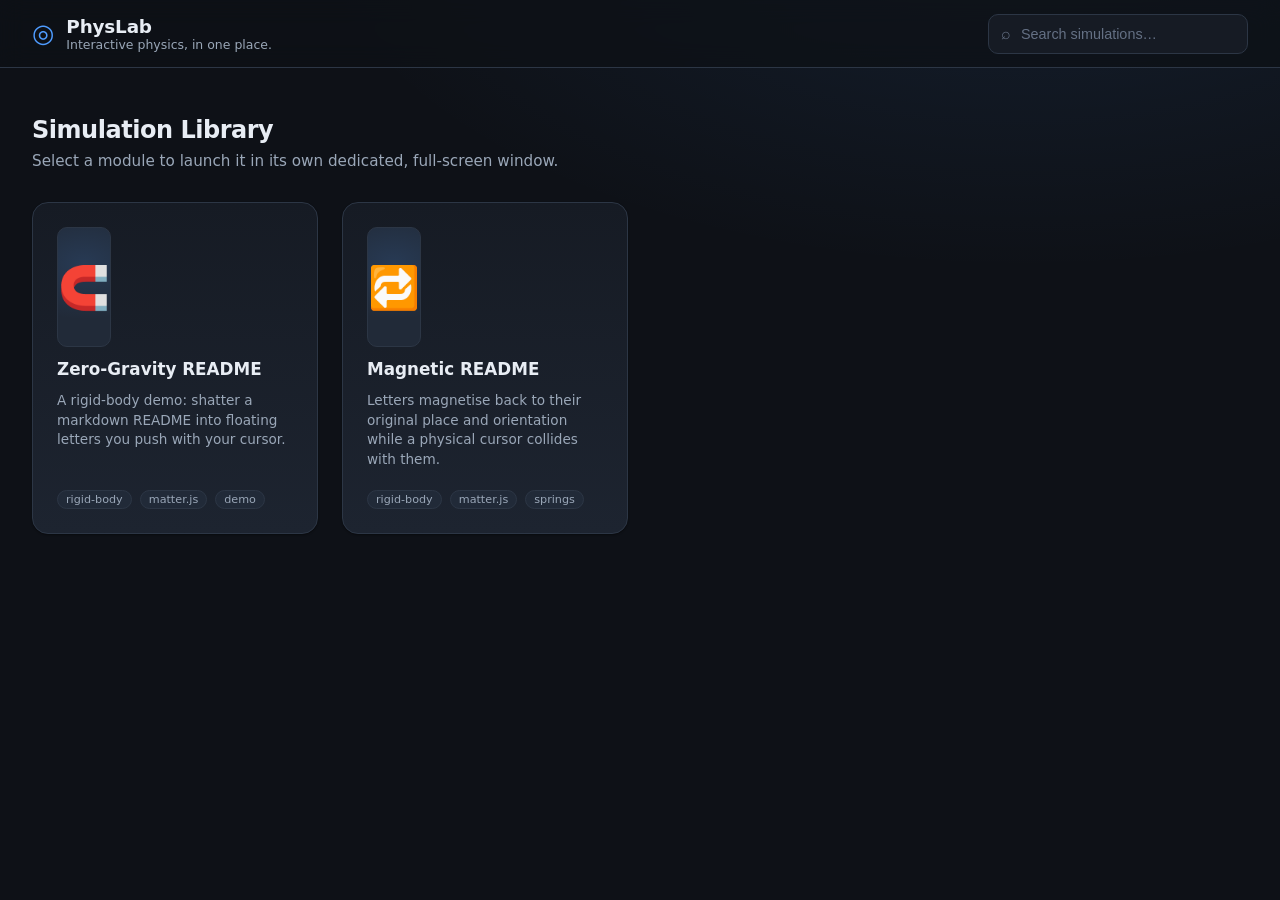
<file: index.html>
<!DOCTYPE html>
<html lang="en">
<head>
  <meta charset="UTF-8" />
  <meta name="viewport" content="width=device-width, initial-scale=1.0" />
  <meta name="description" content="A unified, high-performance web platform for interactive physics simulations." />
  <title>PhysLab — Physics Simulation Platform</title>
  <link rel="stylesheet" href="css/style.css" />
</head>
<body>
  <!-- ============================================================= -->
  <!-- APP SHELL                                                     -->
  <!-- ============================================================= -->
  <header class="app-header">
    <div class="app-header__brand">
      <span class="app-header__logo" aria-hidden="true">◎</span>
      <div>
        <h1 class="app-header__title">PhysLab</h1>
        <p class="app-header__subtitle">Interactive physics, in one place.</p>
      </div>
    </div>

    <div class="app-header__tools">
      <label class="search">
        <span class="search__icon" aria-hidden="true">⌕</span>
        <input
          id="library-search"
          class="search__input"
          type="search"
          placeholder="Search simulations…"
          autocomplete="off"
          aria-label="Search simulations"
        />
      </label>
    </div>
  </header>

  <!-- ============================================================= -->
  <!-- LIBRARY DASHBOARD                                             -->
  <!-- ============================================================= -->
  <main class="dashboard" aria-labelledby="library-heading">
    <div class="dashboard__intro">
      <h2 id="library-heading" class="dashboard__heading">Simulation Library</h2>
      <p class="dashboard__lede">
        Select a module to launch it in its own dedicated, full-screen window.
      </p>
    </div>

    <!-- The applet loader populates this grid from the registry. -->
    <section
      id="applet-grid"
      class="library-grid"
      role="list"
      aria-label="Available simulations"
    >
      <!-- Cards injected by js/app.js -->
      <p class="library-grid__loading" id="grid-loading">Loading library…</p>
    </section>

    <!-- Surfaced if the browser blocks the simulation pop-up window. -->
    <p id="popup-warning" class="dashboard__notice" hidden>
      ⚠ Your browser blocked the simulation window. Please allow pop-ups for
      this site, then click the simulation again.
    </p>
  </main>

  <!-- app.js launches each applet in its own isolated browser window. -->
  <script type="module" src="js/app.js"></script>
</body>
</html>
</file>
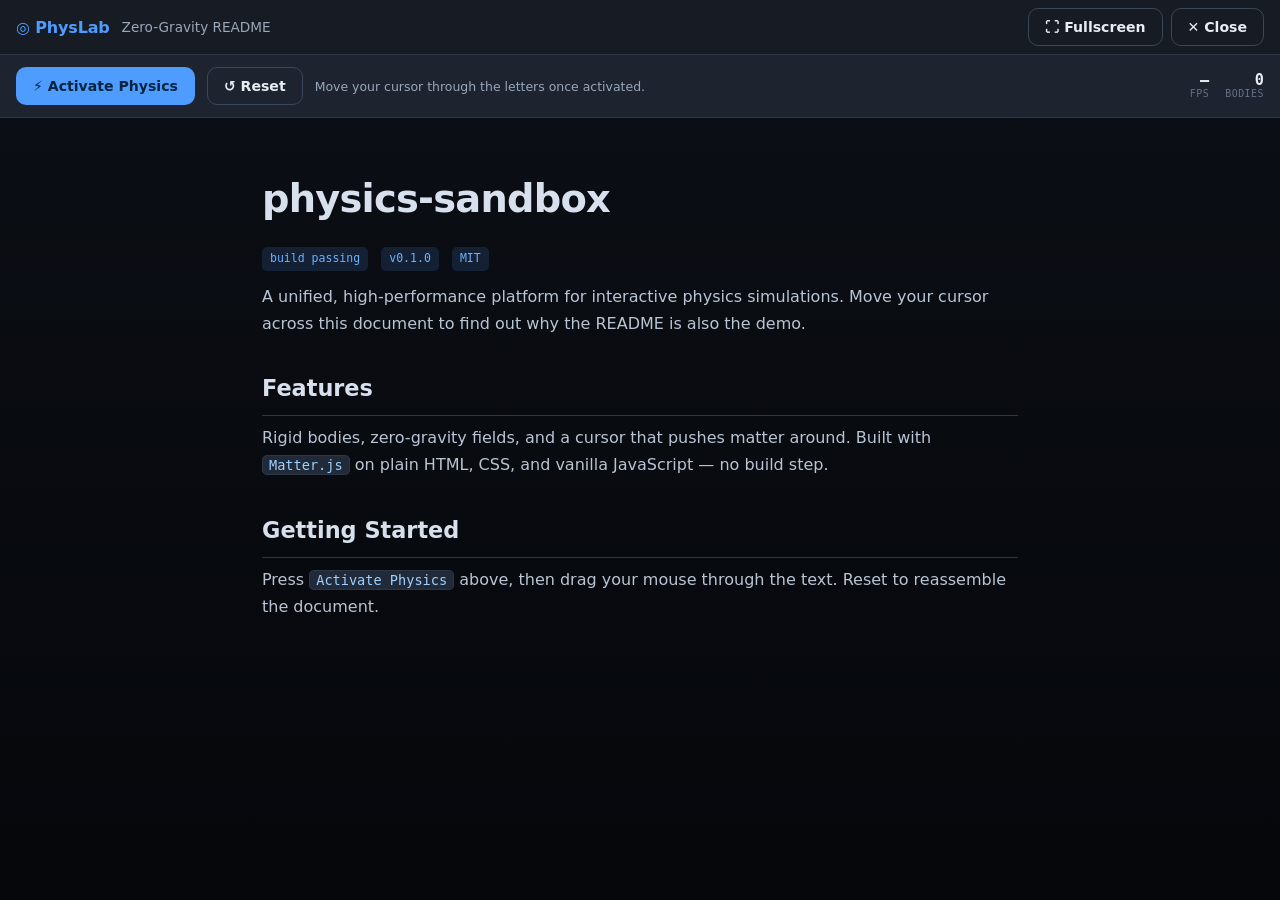
<file: applets/demo/index.html>
<!DOCTYPE html>
<html lang="en">
<head>
  <meta charset="UTF-8" />
  <meta name="viewport" content="width=device-width, initial-scale=1.0" />
  <title>Zero-Gravity README — PhysLab</title>
  <!-- Shared theme tokens + the applet's scoped styles. -->
  <link rel="stylesheet" href="../../css/style.css" />
  <link rel="stylesheet" href="demo.css" />
</head>
<body class="applet-page">
  <!-- The applet builds its UI into <body> and runs the simulation. -->
  <script type="module" src="./applet.js"></script>
</body>
</html>
</file>
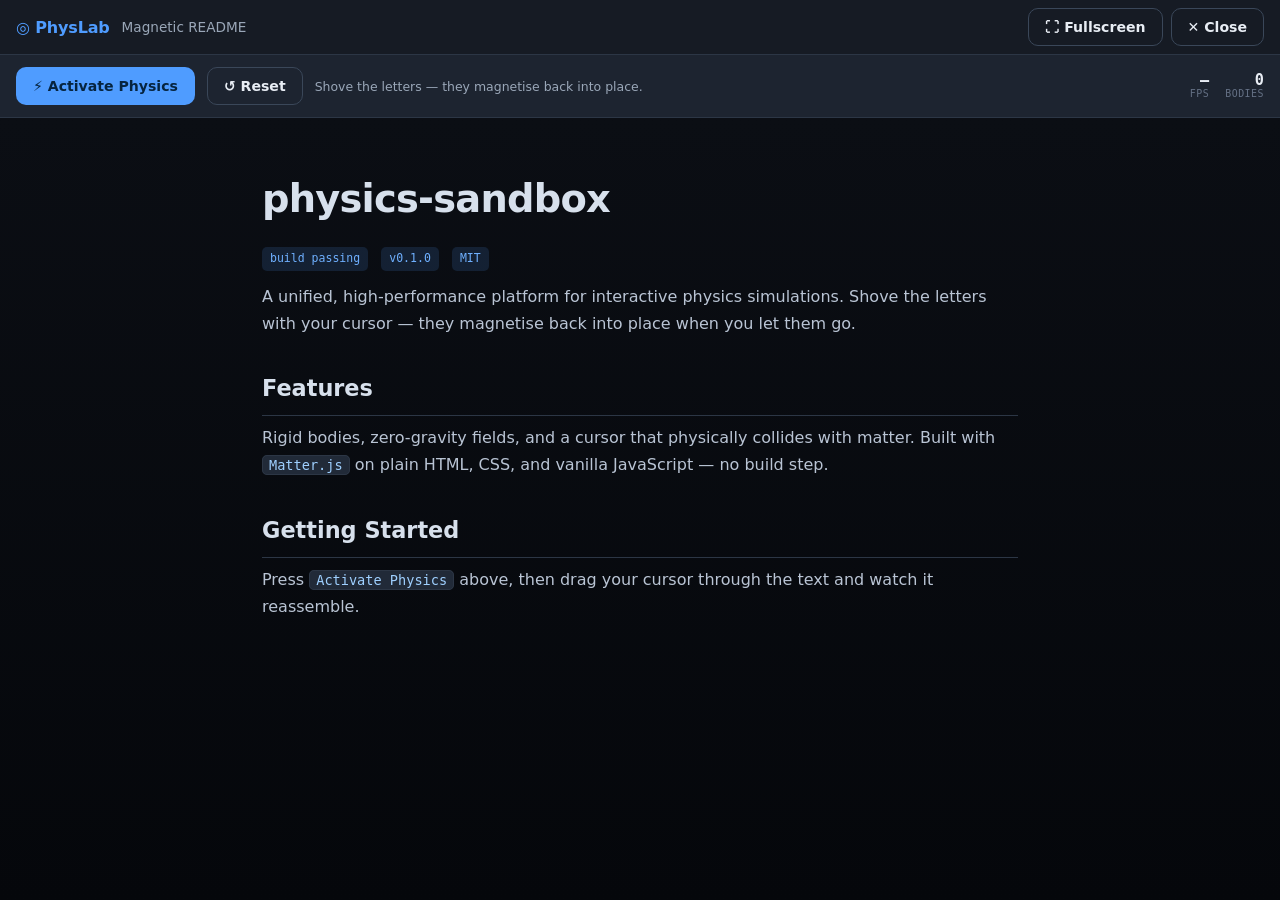
<file: applets/magnetic/index.html>
<!DOCTYPE html>
<html lang="en">
<head>
  <meta charset="UTF-8" />
  <meta name="viewport" content="width=device-width, initial-scale=1.0" />
  <title>Magnetic README — PhysLab</title>
  <!-- Shared theme tokens + the applet's scoped styles. -->
  <link rel="stylesheet" href="../../css/style.css" />
  <link rel="stylesheet" href="magnetic.css" />
</head>
<body class="applet-page">
  <!-- The applet builds its UI into <body> and runs the simulation. -->
  <script type="module" src="./applet.js"></script>
</body>
</html>
</file>
<file: css/style.css>
/* =================================================================
   PhysLab — Global stylesheet
   Layout for the app shell, library dashboard, and applet modal.

   The :root tokens below are the single source of truth for theming
   and are the intended integration point for future control panels,
   telemetry readouts, and overlay layers.
   ================================================================= */

:root {
  /* --- Palette ----------------------------------------------------- */
  --color-bg:            #0e1117;
  --color-bg-elev:       #161b24;
  --color-bg-elev-2:     #1d2430;
  --color-surface:       #212a38;
  --color-border:        #2c3645;
  --color-border-strong: #3a4759;

  --color-text:          #e8edf4;
  --color-text-muted:    #9aa7b8;
  --color-text-faint:    #647084;

  --color-accent:        #4f9cff;
  --color-accent-hover:  #6fb0ff;
  --color-accent-soft:   rgba(79, 156, 255, 0.14);

  /* Semantic colours reserved for telemetry / validation feedback. */
  --color-ok:            #38d39f;
  --color-warn:          #f5b94b;
  --color-danger:        #ff6b6b;

  /* Reserved channels for future vector overlays (velocity / accel). */
  --color-vector-velocity:     #38d39f;
  --color-vector-acceleration: #f5b94b;

  /* --- Typography -------------------------------------------------- */
  --font-sans: "Inter", system-ui, -apple-system, "Segoe UI", Roboto, sans-serif;
  --font-mono: "SF Mono", "JetBrains Mono", "Consolas", ui-monospace, monospace;

  /* --- Spacing / shape -------------------------------------------- */
  --space-1: 0.25rem;
  --space-2: 0.5rem;
  --space-3: 0.75rem;
  --space-4: 1rem;
  --space-5: 1.5rem;
  --space-6: 2rem;
  --space-8: 3rem;

  --radius-sm: 6px;
  --radius:    10px;
  --radius-lg: 16px;

  --shadow-1: 0 1px 2px rgba(0, 0, 0, 0.4);
  --shadow-2: 0 8px 24px rgba(0, 0, 0, 0.45);
  --shadow-3: 0 24px 64px rgba(0, 0, 0, 0.55);

  /* --- Motion ----------------------------------------------------- */
  --ease: cubic-bezier(0.22, 0.61, 0.36, 1);
  --dur:  180ms;

  /* --- Layout constants ------------------------------------------- */
  --header-h:    68px;
  --modal-max-w: 1180px;

  /* HOOK: future control panels read from this rail width so the
     simulation render area resizes predictably alongside them. */
  --controls-rail-w: 300px;
}

/* =================================================================
   Reset / base
   ================================================================= */
*,
*::before,
*::after { box-sizing: border-box; }

html, body { height: 100%; }

body {
  margin: 0;
  font-family: var(--font-sans);
  color: var(--color-text);
  background:
    radial-gradient(1200px 600px at 80% -10%, rgba(79, 156, 255, 0.10), transparent 60%),
    var(--color-bg);
  -webkit-font-smoothing: antialiased;
  text-rendering: optimizeLegibility;
}

h1, h2, h3, p { margin: 0; }

button { font-family: inherit; }

/* =================================================================
   App header
   ================================================================= */
.app-header {
  position: sticky;
  top: 0;
  z-index: 10;
  height: var(--header-h);
  display: flex;
  align-items: center;
  justify-content: space-between;
  gap: var(--space-4);
  padding: 0 var(--space-6);
  background: rgba(14, 17, 23, 0.78);
  backdrop-filter: blur(12px);
  border-bottom: 1px solid var(--color-border);
}

.app-header__brand {
  display: flex;
  align-items: center;
  gap: var(--space-3);
}

.app-header__logo {
  font-size: 1.6rem;
  color: var(--color-accent);
  line-height: 1;
}

.app-header__title {
  font-size: 1.15rem;
  font-weight: 700;
  letter-spacing: -0.01em;
}

.app-header__subtitle {
  font-size: 0.78rem;
  color: var(--color-text-muted);
}

/* --- Search ------------------------------------------------------- */
.search {
  display: flex;
  align-items: center;
  gap: var(--space-2);
  padding: 0 var(--space-3);
  height: 40px;
  min-width: 260px;
  background: var(--color-bg-elev);
  border: 1px solid var(--color-border);
  border-radius: var(--radius);
  transition: border-color var(--dur) var(--ease);
}
.search:focus-within { border-color: var(--color-accent); }
.search__icon { color: var(--color-text-faint); }
.search__input {
  flex: 1;
  background: none;
  border: none;
  outline: none;
  color: var(--color-text);
  font-size: 0.9rem;
}
.search__input::placeholder { color: var(--color-text-faint); }

/* =================================================================
   Dashboard + library grid
   ================================================================= */
.dashboard {
  max-width: 1280px;
  margin: 0 auto;
  padding: var(--space-8) var(--space-6) var(--space-8);
}

.dashboard__intro { margin-bottom: var(--space-6); }

.dashboard__heading {
  font-size: 1.5rem;
  font-weight: 700;
  letter-spacing: -0.02em;
}

.dashboard__lede {
  margin-top: var(--space-2);
  color: var(--color-text-muted);
  font-size: 0.95rem;
}

.library-grid {
  display: grid;
  grid-template-columns: repeat(auto-fill, minmax(260px, 1fr));
  gap: var(--space-5);
}

.library-grid__loading,
.library-grid__empty {
  grid-column: 1 / -1;
  color: var(--color-text-faint);
  font-size: 0.9rem;
  padding: var(--space-6) 0;
  text-align: center;
}

/* --- Applet card -------------------------------------------------- */
.applet-card {
  display: flex;
  flex-direction: column;
  text-align: left;
  gap: var(--space-3);
  padding: var(--space-5);
  background: linear-gradient(180deg, var(--color-bg-elev), var(--color-bg-elev-2));
  border: 1px solid var(--color-border);
  border-radius: var(--radius-lg);
  cursor: pointer;
  color: inherit;
  box-shadow: var(--shadow-1);
  transition:
    transform var(--dur) var(--ease),
    border-color var(--dur) var(--ease),
    box-shadow var(--dur) var(--ease);
}
.applet-card:hover {
  transform: translateY(-3px);
  border-color: var(--color-border-strong);
  box-shadow: var(--shadow-2);
}
.applet-card:focus-visible {
  outline: 2px solid var(--color-accent);
  outline-offset: 2px;
}

.applet-card__thumb {
  display: grid;
  place-items: center;
  height: 120px;
  font-size: 2.6rem;
  border-radius: var(--radius);
  background:
    radial-gradient(120px 80px at 50% 30%, var(--color-accent-soft), transparent 70%),
    var(--color-surface);
  border: 1px solid var(--color-border);
}

.applet-card__title {
  font-size: 1.05rem;
  font-weight: 650;
}

.applet-card__desc {
  font-size: 0.85rem;
  color: var(--color-text-muted);
  line-height: 1.45;
}

.applet-card__tags {
  display: flex;
  flex-wrap: wrap;
  gap: var(--space-2);
  margin-top: auto;
  padding-top: var(--space-2);
}
.tag {
  font-size: 0.7rem;
  padding: 2px var(--space-2);
  border-radius: 999px;
  color: var(--color-text-muted);
  background: var(--color-surface);
  border: 1px solid var(--color-border);
}

/* =================================================================
   Buttons
   ================================================================= */
.btn {
  display: inline-flex;
  align-items: center;
  justify-content: center;
  gap: var(--space-2);
  height: 38px;
  padding: 0 var(--space-4);
  font-size: 0.88rem;
  font-weight: 600;
  color: var(--color-text);
  background: var(--color-surface);
  border: 1px solid var(--color-border-strong);
  border-radius: var(--radius);
  cursor: pointer;
  white-space: nowrap;
  transition:
    background var(--dur) var(--ease),
    border-color var(--dur) var(--ease),
    opacity var(--dur) var(--ease);
}
.btn:hover { background: var(--color-bg-elev-2); }
.btn:disabled { opacity: 0.45; cursor: not-allowed; }

.btn--primary {
  color: #06243f;
  background: var(--color-accent);
  border-color: transparent;
}
.btn--primary:hover { background: var(--color-accent-hover); }

.btn--ghost { background: transparent; }

.btn--icon {
  width: 38px;
  padding: 0;
  font-size: 1rem;
}

/* =================================================================
   Modal / pop-up applet surface
   ================================================================= */
.modal {
  position: fixed;
  inset: 0;
  z-index: 50;
  display: grid;
  place-items: center;
  padding: var(--space-5);
}
.modal[hidden] { display: none; }

.modal__backdrop {
  position: absolute;
  inset: 0;
  background: rgba(5, 7, 11, 0.72);
  backdrop-filter: blur(4px);
  animation: fade-in var(--dur) var(--ease);
}

.modal__window {
  position: relative;
  display: flex;
  flex-direction: column;
  width: 100%;
  max-width: var(--modal-max-w);
  max-height: calc(100vh - var(--space-6) * 2);
  background: var(--color-bg-elev);
  border: 1px solid var(--color-border-strong);
  border-radius: var(--radius-lg);
  box-shadow: var(--shadow-3);
  overflow: hidden;
  animation: pop-in var(--dur) var(--ease);
}

.modal__bar {
  display: flex;
  align-items: center;
  justify-content: space-between;
  gap: var(--space-4);
  padding: var(--space-4) var(--space-5);
  border-bottom: 1px solid var(--color-border);
  background: var(--color-bg-elev-2);
}
.modal__title { font-size: 1.05rem; font-weight: 650; }
.modal__desc  { font-size: 0.8rem; color: var(--color-text-muted); margin-top: 2px; }
.modal__actions { display: flex; align-items: center; gap: var(--space-2); }

/* The mount target. Applets own everything inside here. */
.modal__stage {
  flex: 1;
  min-height: 0;
  overflow: auto;
  background: var(--color-bg);
}

/* =================================================================
   Applet workspace primitives
   These classes are not used by the shell directly but are provided
   as a shared vocabulary so every applet lays out consistently and
   future features (telemetry, controls, overlays) slot in cleanly.
   ================================================================= */

/* A standard two-column applet layout: stage + controls rail. */
.applet-layout {
  display: grid;
  grid-template-columns: 1fr var(--controls-rail-w);
  gap: var(--space-4);
  height: 100%;
  padding: var(--space-4);
}
@media (max-width: 860px) {
  .applet-layout { grid-template-columns: 1fr; }
}

/* HOOK: GPU/canvas render host. Positioned so overlay + telemetry
   layers can be absolutely stacked on top of the simulation. */
.render-host {
  position: relative;
  border-radius: var(--radius);
  overflow: hidden;
  background: #05070b;
  border: 1px solid var(--color-border);
  isolation: isolate;          /* establishes a clean stacking context */
  will-change: transform;      /* hint hardware acceleration */
}
.render-host__canvas,          /* base WebGL/WebGPU/2D sim canvas */
.render-host__overlay {        /* vector overlay canvas (velocity/accel) */
  position: absolute;
  inset: 0;
  width: 100%;
  height: 100%;
  display: block;
}
.render-host__overlay { pointer-events: none; z-index: 2; }

/* HOOK: controls rail — parameter inputs + validation messaging. */
.controls-rail {
  display: flex;
  flex-direction: column;
  gap: var(--space-4);
  padding: var(--space-4);
  background: var(--color-bg-elev);
  border: 1px solid var(--color-border);
  border-radius: var(--radius);
  overflow: auto;
}
.control-group { display: flex; flex-direction: column; gap: var(--space-2); }
.control-group__label {
  font-size: 0.78rem;
  color: var(--color-text-muted);
  text-transform: uppercase;
  letter-spacing: 0.04em;
}
/* Validation feedback slot (see input-validation hook in app.js). */
.control-group__error {
  font-size: 0.75rem;
  color: var(--color-danger);
  min-height: 1em;
}

/* HOOK: telemetry surfaces — charts, graphs, digital meters. */
.telemetry {
  display: grid;
  gap: var(--space-3);
}
.meter {
  display: flex;
  align-items: baseline;
  justify-content: space-between;
  padding: var(--space-2) var(--space-3);
  background: var(--color-surface);
  border: 1px solid var(--color-border);
  border-radius: var(--radius-sm);
  font-family: var(--font-mono);
}
.meter__label { font-size: 0.72rem; color: var(--color-text-muted); }
.meter__value { font-size: 0.95rem; color: var(--color-text); }

/* =================================================================
   Controls / Preferences framework (createControls in applet-sdk.js)
   A slide-in panel of sliders + presets, shared by every applet.
   ================================================================= */
.ctl-tab {
  position: fixed;
  right: 0;
  top: 38%;
  z-index: 60;
  display: flex;
  align-items: center;
  gap: var(--space-2);
  padding: var(--space-3) var(--space-2);
  writing-mode: vertical-rl;
  font-size: 0.8rem;
  font-weight: 600;
  letter-spacing: 0.02em;
  color: var(--color-text);
  background: var(--color-surface);
  border: 1px solid var(--color-border-strong);
  border-right: none;
  border-radius: var(--radius) 0 0 var(--radius);
  cursor: pointer;
  box-shadow: var(--shadow-2);
  transition: background var(--dur) var(--ease), transform var(--dur) var(--ease);
}
.ctl-tab:hover { background: var(--color-bg-elev-2); transform: translateX(-2px); }
.ctl-tab[data-hidden="true"] { display: none; }
.ctl-tab span { font-size: 1rem; }

.ctl-panel {
  position: fixed;
  top: 0;
  right: 0;
  z-index: 61;
  display: flex;
  flex-direction: column;
  width: 320px;
  max-width: 88vw;
  height: 100vh;
  background: var(--color-bg-elev);
  border-left: 1px solid var(--color-border-strong);
  box-shadow: var(--shadow-3);
  transform: translateX(100%);
  transition: transform var(--dur) var(--ease);
}
.ctl-panel[data-open="true"] { transform: translateX(0); }

.ctl-panel__head {
  display: flex;
  align-items: center;
  justify-content: space-between;
  padding: var(--space-4) var(--space-5);
  border-bottom: 1px solid var(--color-border);
  background: var(--color-bg-elev-2);
}
.ctl-panel__title { font-size: 1rem; font-weight: 650; }
.ctl-panel__close {
  width: 32px;
  height: 32px;
  font-size: 0.9rem;
  color: var(--color-text);
  background: var(--color-surface);
  border: 1px solid var(--color-border);
  border-radius: var(--radius-sm);
  cursor: pointer;
}
.ctl-panel__close:hover { background: var(--color-bg-elev); }

.ctl-panel__body {
  flex: 1;
  overflow: auto;
  padding: var(--space-5);
  display: flex;
  flex-direction: column;
  gap: var(--space-6);
}

.ctl-section { display: flex; flex-direction: column; gap: var(--space-3); }
.ctl-section__label {
  font-size: 0.72rem;
  text-transform: uppercase;
  letter-spacing: 0.06em;
  color: var(--color-text-faint);
}

.ctl-presets { display: flex; flex-wrap: wrap; gap: var(--space-2); }
.ctl-preset {
  flex: 1 1 auto;
  padding: var(--space-2) var(--space-3);
  font-size: 0.82rem;
  font-weight: 600;
  color: var(--color-text);
  background: var(--color-surface);
  border: 1px solid var(--color-border);
  border-radius: var(--radius-sm);
  cursor: pointer;
  transition: background var(--dur) var(--ease), border-color var(--dur) var(--ease);
}
.ctl-preset:hover { background: var(--color-accent-soft); border-color: var(--color-accent); }

.ctl-row { display: flex; flex-direction: column; gap: var(--space-2); }
.ctl-row__head {
  display: flex;
  align-items: baseline;
  justify-content: space-between;
  font-size: 0.85rem;
}
.ctl-row__head label { color: var(--color-text); }
.ctl-row__val {
  font-family: var(--font-mono);
  font-size: 0.8rem;
  color: var(--color-accent-hover);
}

.ctl-slider {
  -webkit-appearance: none;
  appearance: none;
  width: 100%;
  height: 6px;
  border-radius: 999px;
  background: var(--color-surface);
  border: 1px solid var(--color-border);
  outline: none;
  cursor: pointer;
}
.ctl-slider::-webkit-slider-thumb {
  -webkit-appearance: none;
  appearance: none;
  width: 18px;
  height: 18px;
  border-radius: 50%;
  background: var(--color-accent);
  border: 2px solid var(--color-bg-elev);
  cursor: pointer;
  transition: background var(--dur) var(--ease);
}
.ctl-slider::-webkit-slider-thumb:hover { background: var(--color-accent-hover); }
.ctl-slider::-moz-range-thumb {
  width: 18px;
  height: 18px;
  border-radius: 50%;
  background: var(--color-accent);
  border: 2px solid var(--color-bg-elev);
  cursor: pointer;
}

.ctl-reset {
  padding: var(--space-2) var(--space-3);
  font-size: 0.82rem;
  font-weight: 600;
  color: var(--color-text-muted);
  background: transparent;
  border: 1px solid var(--color-border);
  border-radius: var(--radius-sm);
  cursor: pointer;
}
.ctl-reset:hover { color: var(--color-text); border-color: var(--color-border-strong); }

/* =================================================================
   Animations
   ================================================================= */
@keyframes fade-in { from { opacity: 0; } to { opacity: 1; } }
@keyframes pop-in {
  from { opacity: 0; transform: translateY(8px) scale(0.98); }
  to   { opacity: 1; transform: translateY(0)   scale(1); }
}

@media (prefers-reduced-motion: reduce) {
  *, *::before, *::after {
    animation-duration: 0.001ms !important;
    transition-duration: 0.001ms !important;
  }
}
</file>
<file: applets/demo/demo.css>
/* =================================================================
   Demo applet — "The Zero-Gravity Matter.js README"
   Standalone applet page. Fills its dedicated window edge to edge.
   ================================================================= */

.applet-page { height: 100%; overflow: hidden; }

.zg {
  display: flex;
  flex-direction: column;
  height: 100vh;
}

/* --- Window title bar -------------------------------------------- */
.zg__topbar {
  display: flex;
  align-items: center;
  gap: var(--space-3);
  padding: var(--space-2) var(--space-4);
  border-bottom: 1px solid var(--color-border);
  background: var(--color-bg-elev);
}
.zg__brand {
  font-weight: 700;
  color: var(--color-accent);
  letter-spacing: -0.01em;
}
.zg__name {
  font-size: 0.85rem;
  color: var(--color-text-muted);
}
.zg__window-actions {
  margin-left: auto;
  display: flex;
  gap: var(--space-2);
}

/* --- Toolbar ----------------------------------------------------- */
.zg__toolbar {
  display: flex;
  align-items: center;
  gap: var(--space-3);
  padding: var(--space-3) var(--space-4);
  border-bottom: 1px solid var(--color-border);
  background: var(--color-bg-elev-2);
}
.zg__hint {
  font-size: 0.78rem;
  color: var(--color-text-muted);
}

/* --- Telemetry meters (hook demonstration) ---------------------- */
.zg__telemetry {
  display: flex;
  gap: var(--space-4);
  margin-left: auto;
}
.zg__meter {
  display: flex;
  flex-direction: column;
  align-items: flex-end;
  font-family: var(--font-mono);
  line-height: 1.1;
}
.zg__meter b {
  font-size: 0.95rem;
  color: var(--color-text);
  font-weight: 600;
}
.zg__meter span {
  font-size: 0.62rem;
  text-transform: uppercase;
  letter-spacing: 0.05em;
  color: var(--color-text-faint);
}

/* --- Stage: holds the README and the physics canvas ------------- */
.zg__stage {
  position: relative;
  flex: 1;
  min-height: 0;
  overflow: auto;
  background: linear-gradient(180deg, #0b0e14, #05070b);
}

/* The clean, markdown-style README document. */
.zg__readme {
  max-width: 820px;
  margin: 0 auto;
  padding: var(--space-8) var(--space-6);
  color: #d7e0ec;
  font-family: var(--font-sans);
  line-height: 1.7;
}
.zg__readme h1 {
  font-size: 2.4rem;
  font-weight: 800;
  letter-spacing: -0.02em;
  margin-bottom: var(--space-3);
}
.zg__readme h2 {
  font-size: 1.4rem;
  font-weight: 700;
  margin: var(--space-6) 0 var(--space-2);
  padding-bottom: var(--space-2);
  border-bottom: 1px solid var(--color-border);
}
.zg__readme p { margin-bottom: var(--space-3); color: #b9c4d4; }
.zg__readme code {
  font-family: var(--font-mono);
  font-size: 0.85em;
  padding: 1px 6px;
  border-radius: 5px;
  background: var(--color-surface);
  border: 1px solid var(--color-border);
  color: #9fd0ff;
}
.zg__readme .badge {
  display: inline-block;
  font-family: var(--font-mono);
  font-size: 0.72rem;
  padding: 2px 8px;
  border-radius: 5px;
  background: var(--color-accent-soft);
  color: var(--color-accent-hover);
  margin-right: var(--space-2);
}

/* The physics canvas overlays the stage exactly. */
.zg__canvas {
  position: absolute;
  inset: 0;
  width: 100%;
  height: 100%;
  display: block;
  cursor: none;          /* the cursor becomes a repulsion field */
  touch-action: none;
}

/* State toggles. */
.zg[data-active="false"] .zg__canvas { display: none; }
.zg[data-active="true"]  .zg__readme { visibility: hidden; }
.zg[data-active="true"]  .zg__stage  { overflow: hidden; }
</file>
<file: applets/magnetic/magnetic.css>
/* =================================================================
   Demo applet — "Magnetic README"
   Standalone applet page. Fills its dedicated window edge to edge.
   ================================================================= */

.applet-page { height: 100%; overflow: hidden; }

.zg {
  display: flex;
  flex-direction: column;
  height: 100vh;
}

/* --- Window title bar -------------------------------------------- */
.zg__topbar {
  display: flex;
  align-items: center;
  gap: var(--space-3);
  padding: var(--space-2) var(--space-4);
  border-bottom: 1px solid var(--color-border);
  background: var(--color-bg-elev);
}
.zg__brand {
  font-weight: 700;
  color: var(--color-accent);
  letter-spacing: -0.01em;
}
.zg__name {
  font-size: 0.85rem;
  color: var(--color-text-muted);
}
.zg__window-actions {
  margin-left: auto;
  display: flex;
  gap: var(--space-2);
}

/* --- Toolbar ----------------------------------------------------- */
.zg__toolbar {
  display: flex;
  align-items: center;
  gap: var(--space-3);
  padding: var(--space-3) var(--space-4);
  border-bottom: 1px solid var(--color-border);
  background: var(--color-bg-elev-2);
}
.zg__hint {
  font-size: 0.78rem;
  color: var(--color-text-muted);
}

/* --- Telemetry meters (hook demonstration) ---------------------- */
.zg__telemetry {
  display: flex;
  gap: var(--space-4);
  margin-left: auto;
}
.zg__meter {
  display: flex;
  flex-direction: column;
  align-items: flex-end;
  font-family: var(--font-mono);
  line-height: 1.1;
}
.zg__meter b {
  font-size: 0.95rem;
  color: var(--color-text);
  font-weight: 600;
}
.zg__meter span {
  font-size: 0.62rem;
  text-transform: uppercase;
  letter-spacing: 0.05em;
  color: var(--color-text-faint);
}

/* --- Stage: holds the README and the physics canvas ------------- */
.zg__stage {
  position: relative;
  flex: 1;
  min-height: 0;
  overflow: auto;
  background: linear-gradient(180deg, #0b0e14, #05070b);
}

/* The clean, markdown-style README document. */
.zg__readme {
  max-width: 820px;
  margin: 0 auto;
  padding: var(--space-8) var(--space-6);
  color: #d7e0ec;
  font-family: var(--font-sans);
  line-height: 1.7;
}
.zg__readme h1 {
  font-size: 2.4rem;
  font-weight: 800;
  letter-spacing: -0.02em;
  margin-bottom: var(--space-3);
}
.zg__readme h2 {
  font-size: 1.4rem;
  font-weight: 700;
  margin: var(--space-6) 0 var(--space-2);
  padding-bottom: var(--space-2);
  border-bottom: 1px solid var(--color-border);
}
.zg__readme p { margin-bottom: var(--space-3); color: #b9c4d4; }
.zg__readme code {
  font-family: var(--font-mono);
  font-size: 0.85em;
  padding: 1px 6px;
  border-radius: 5px;
  background: var(--color-surface);
  border: 1px solid var(--color-border);
  color: #9fd0ff;
}
.zg__readme .badge {
  display: inline-block;
  font-family: var(--font-mono);
  font-size: 0.72rem;
  padding: 2px 8px;
  border-radius: 5px;
  background: var(--color-accent-soft);
  color: var(--color-accent-hover);
  margin-right: var(--space-2);
}

/* The physics canvas overlays the stage exactly. */
.zg__canvas {
  position: absolute;
  inset: 0;
  width: 100%;
  height: 100%;
  display: block;
  cursor: none;          /* the cursor becomes a physical circle */
  touch-action: none;
}

/* State toggles. */
.zg[data-active="false"] .zg__canvas { display: none; }
.zg[data-active="true"]  .zg__readme { visibility: hidden; }
.zg[data-active="true"]  .zg__stage  { overflow: hidden; }
</file>
